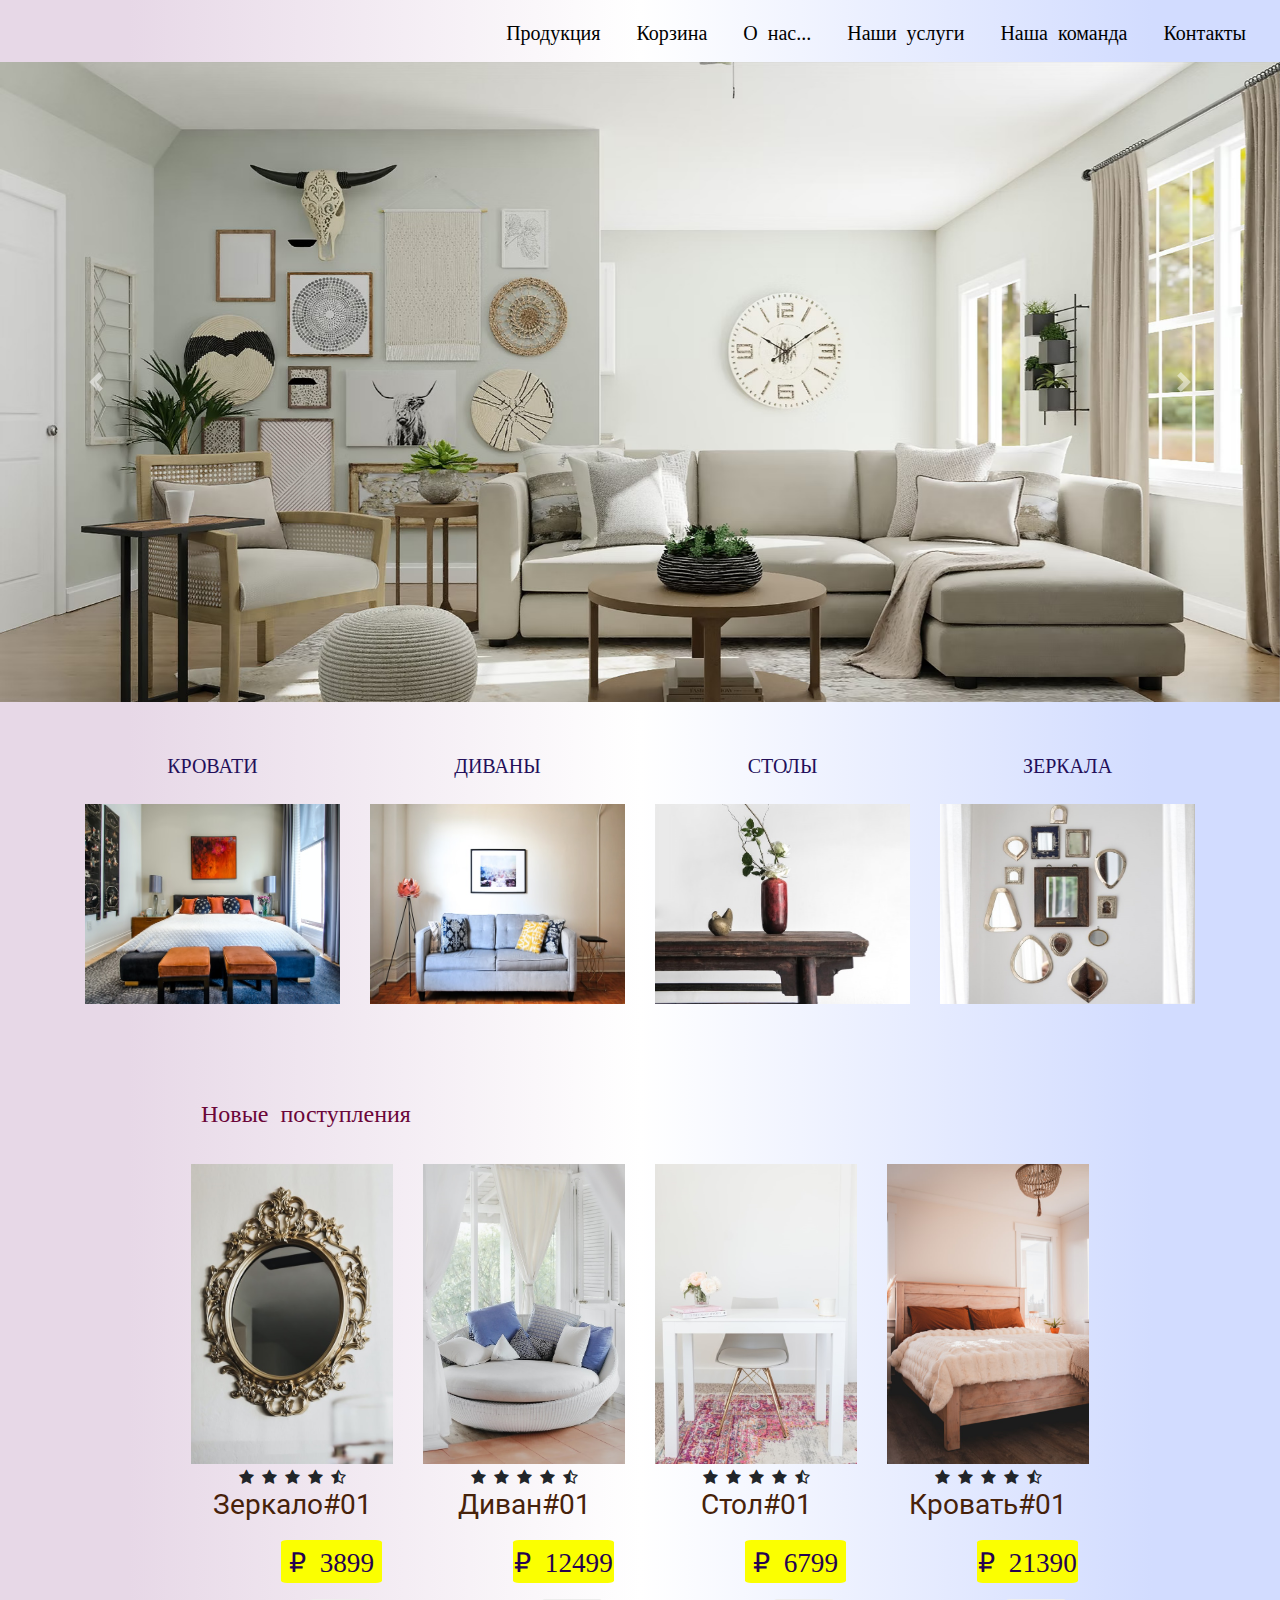
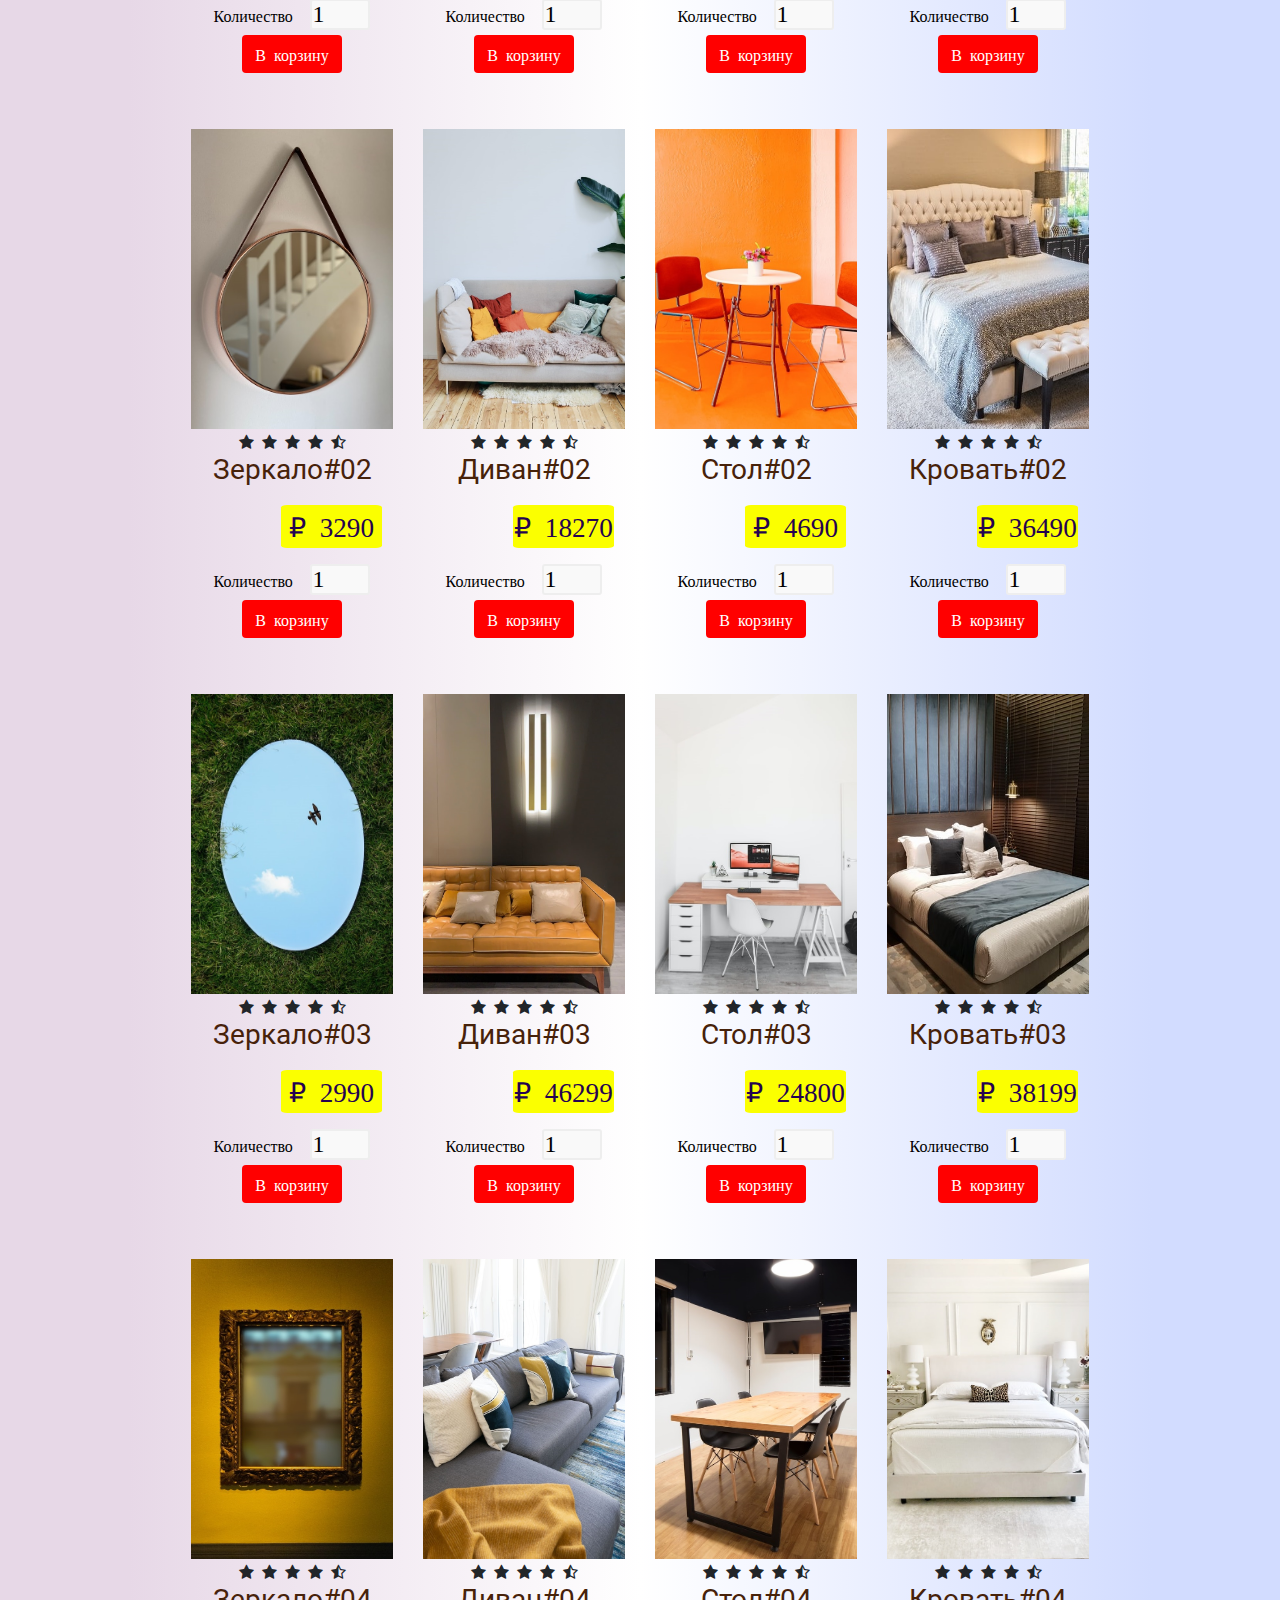
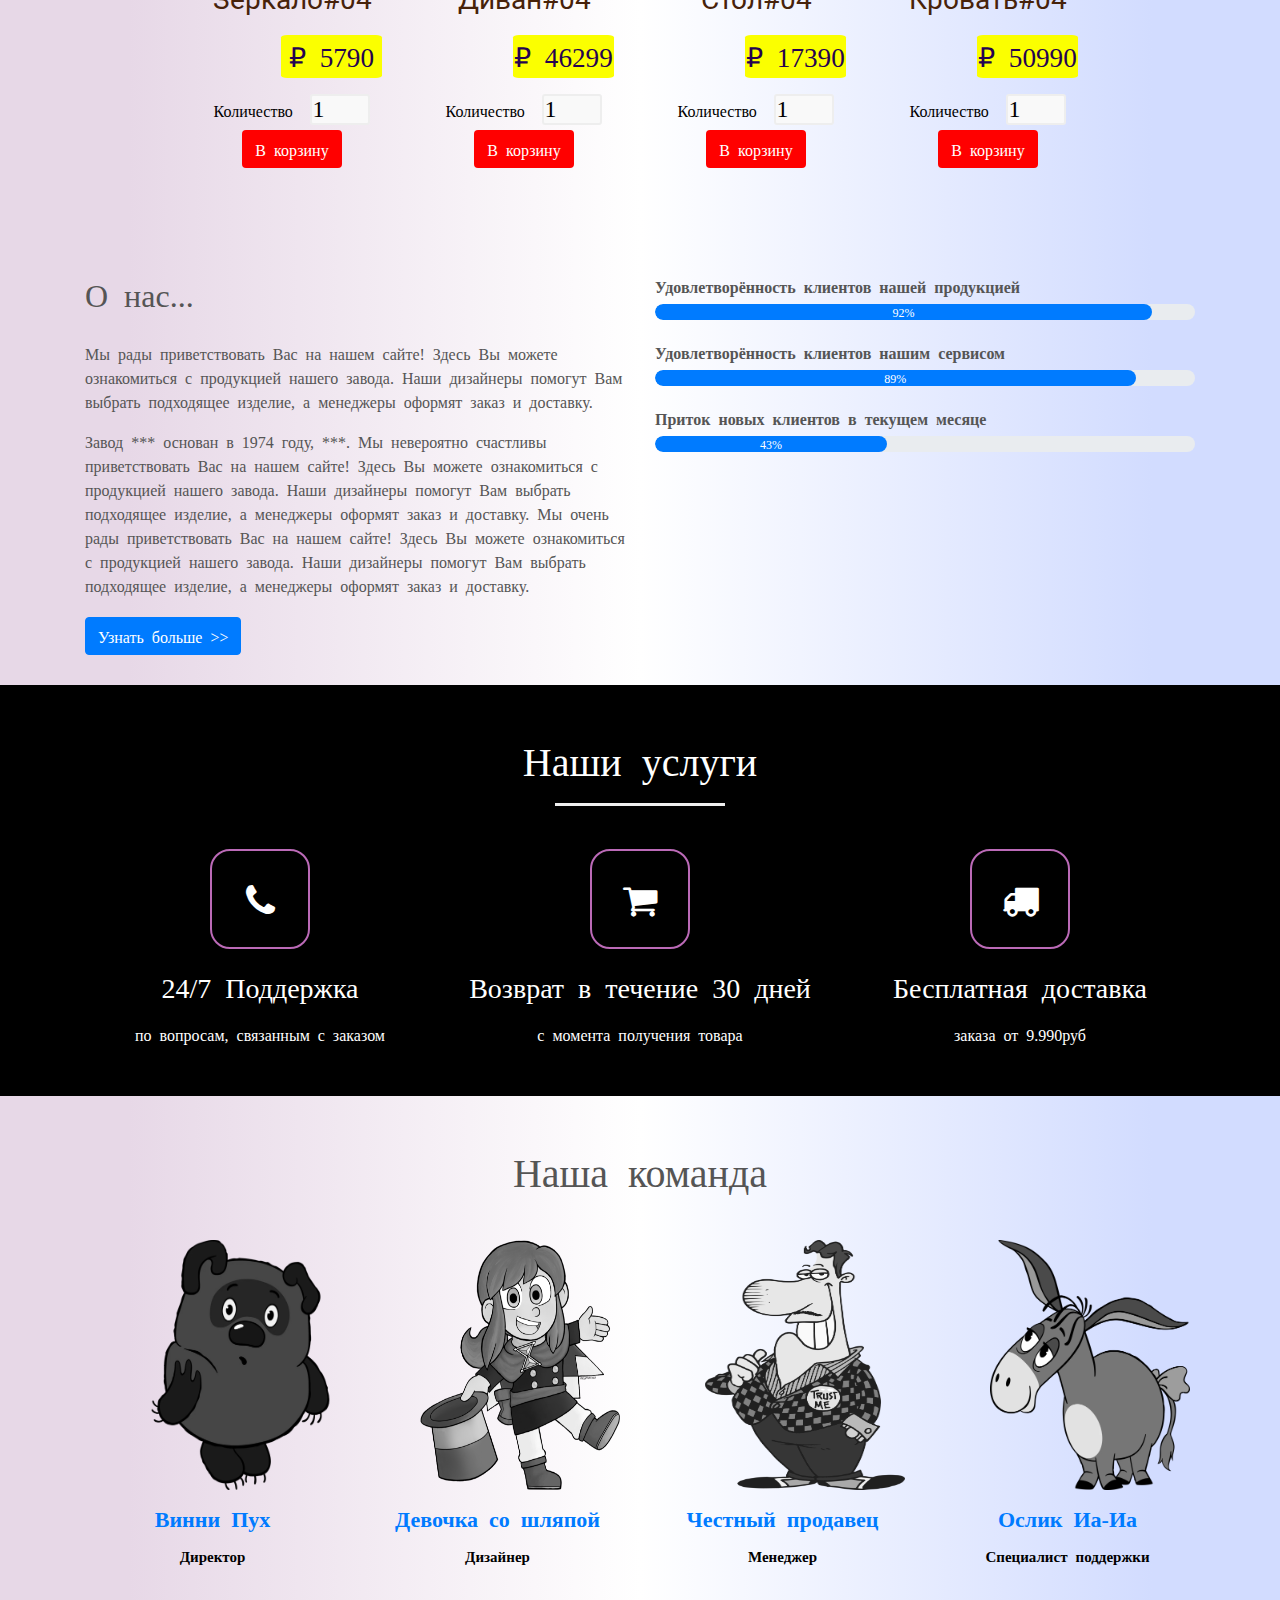
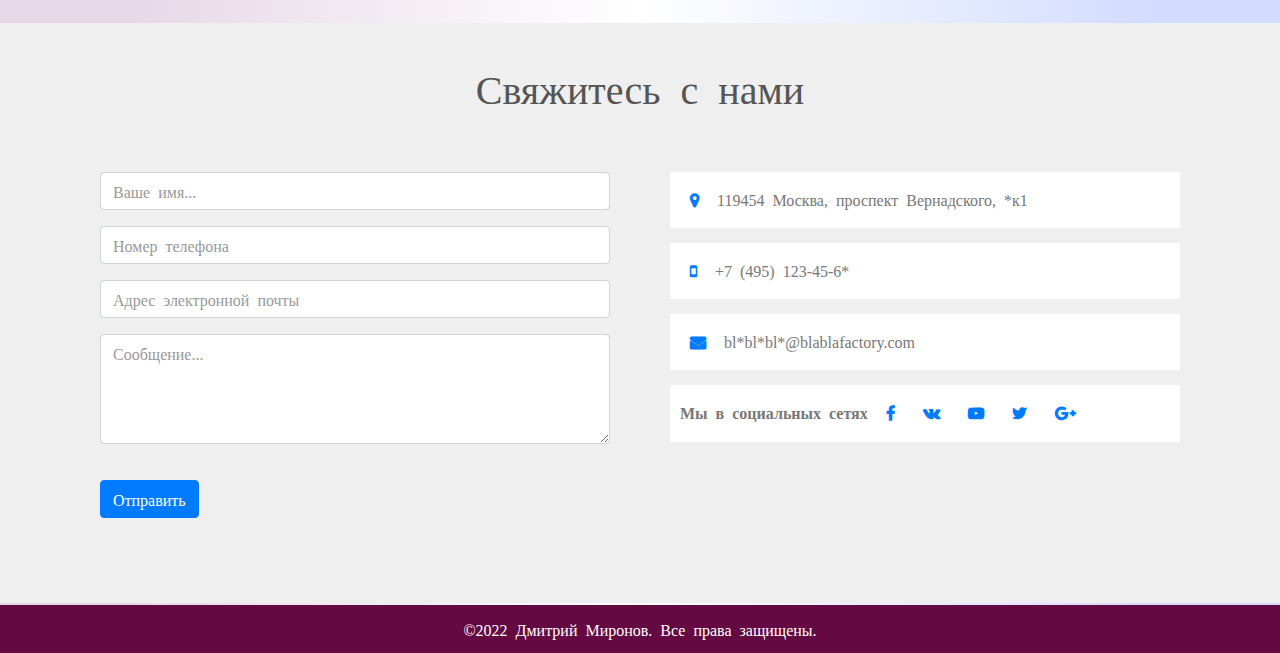
<file: index.html>
<!DOCTYPE html>
<html>
<head>
<meta charset="utf-8">
<title>Магазин мебели</title>
<meta name="viewpoint" content="width=device-width,initial-scal=1.0">
<meta http-equip="X-UA-compatible" content="ie=edge">
<link rel="stylesheet" href="./css/style.css" media="screen" type="text/css" />
<link rel="stylesheet" href="https://stackpath.bootstrapcdn.com/bootstrap/4.4.1/css/bootstrap.min.css">
<link rel="stylesheet" href="https://stackpath.bootstrapcdn.com/font-awesome/4.7.0/css/font-awesome.min.css">
<script type="text/javascript" src="./js/jquery-3.6.0.min.js"></script>
<script type="text/javascript" src="./js/jquery.store.js"></script>
<script src="https://stackpath.bootstrapcdn.com/bootstrap/4.4.1/js/bootstrap.min.js"></script>
</head>

<body>

    <section id="nav-bar">
        <nav class="navbar navbar-expand-lg navbar-light">
        
        <button class="navbar-toggler" type="button" data-toggle="collapse" data-target="#navbarNav" aria-controls="navbarNav" aria-expanded="false" aria-label="Toggle navigation">
                <span class="navbar-toggler-icon"></span>
        </button>
        <div class="topnav">
        <a style="color:black; display: none;" class="active" href="#home">Главная</a>
        </div> 
        <div class="collapse navbar-collapse" id="navbarNav">
          
            <ul class="navbar-nav ml-auto">
    
             <li class="nav-item">
                <a style="color:black;" class="nav-link" href="#featured-categories">Продукция</a>
              </li>
              <li class="nav-item">
                <a style="color:black;" class="nav-link" href="./cart.html">Корзина</a>
            
              </li>
              <li class="nav-item">
                <a style="color:black;" class="nav-link" href="#about">О нас...</a>
              </li>
              
              <li class="nav-item">
                <a style="color:black;" class="nav-link" href="#services">Наши услуги</a>
              </li>
              
              <li class="nav-item">
                <a style="color:black;" class="nav-link" href="#team" tabindex="-1" aria-disabled="true">Наша команда</a>
              </li>
              <li class="nav-item">
                <a style="color:black;" class="nav-link" href="#contact">Контакты</a>
              </li>
            </ul>
          </div>
        </nav>


    <div class="slider">
        <div id="carouselExampleInterval" class="carousel slide" data-ride="carousel">
            <div class="carousel-inner">
                <div class="carousel-item active" data-interval="10000">
                    <img src="./images/demo/interior01.jpg" class="d-block w-100" alt="..." style="width:auto;height:auto;">
                </div>
                <div class="carousel-item" data-interval="2000">
                    <img src="./images/demo/interior02.jpg" class="d-block w-100" alt="..." style="width:auto;height:auto;">
                </div>
                <div class="carousel-item" data-interval="2000">
                    <img src="./images/demo/interior03.jpg" class="d-block w-100" alt="..." style="width:auto;height:auto;">
                </div>
                <div class="carousel-item">
                    <img src="./images/demo/interior04.jpg" class="d-block w-100" alt="..." style="width:auto;height:auto;">
                </div>
            </div>
            <a class="carousel-control-prev" href="#carouselExampleInterval" role="button" data-slide="prev">
                <span class="carousel-control-prev-icon" aria-hidden="true"></span>
                <span class="sr-only">Previous</span>
            </a>
            <a class="carousel-control-next" href="#carouselExampleInterval" role="button" data-slide="next">
                <span class="carousel-control-next-icon" aria-hidden="true"></span>
                <span class="sr-only">Next</span>
            </a>
        </div>
    </div>





    <!------Section "Категории"----->
    <section id="featured-categories">
        <div class="container">
            <div class="row">
                <div class="col-md-3">
                    <h5>КРОВАТИ</h5>
                    <img src="./images/bed/bed5.jpg">
                </div>
                <div class="col-md-3">
                    <h5>ДИВАНЫ</h5>
                    <img src="./images/sofas/sofa5.jpg">
                </div>
                <div class="col-md-3">
                    <h5>СТОЛЫ</h5>
                    <img src="./images/tables/table5.jpg">
                </div>
                <div class="col-md-3">
                    <h5>ЗЕРКАЛА</h5>
                    <img src="./images/mirrors/mirror.jpg">
                </div>
            </div>
        </div>
    </section>
    
    
<section class="new-arrivals">
<div id="site">
    <div class="container">
        <div class="title-box">
        <h2>Новые поступления</h2>
        </div>
        <div class="row">
            <div class="col-md-3">
            <div class="product-top">
                <img src="./images/mirrors/mr0001.jpg">
                <div class="overlay-right">
                    <button type="button" class="btn btn-secondary" title="Быстрая покупка">
                    <i class="fa fa-eye"></i>
                    </button>
                    
                    <button type="button" class="btn btn-secondary" title="В избранное">
                    <i class="fa fa-heart-o"></i>
                    </button>
                    
                    <button type="button" class="btn btn-secondary" title="В корзину">
                    <i class="fa fa-shopping-cart"></i>
                    </button>
                </div>
            </div>
            
            
            <div class="product-bottom text-center">
            <i class="fa fa-star"></i>
            <i class="fa fa-star"></i>
            <i class="fa fa-star"></i>
            <i class="fa fa-star"></i>
            <i class="fa fa-star-half-o"></i>
            <h3>Зеркало#01</h3>
            <div class="product-description" data-name="Зеркало#01" data-price="3899">
                
                <p class="product-price">&#8381; 3899</p>
                <form class="add-to-cart" action="cart.html" method="post">
                            <div>
                                <label for="qty-2">Количество</label>
                                <input type="number" name="qty-2" id="qty-2" class="qty" value="1" />
                            </div>
                            <p><input type="submit" value="В корзину" class="btn" /></p>
                        </form>
                    </div>
                </div>
            </div>


            <div class="col-md-3">
            <div class="product-top">
                <img src="./images/sofas/sofa1.jpg">
                <div class="overlay-right">
                    <button type="button" class="btn btn-secondary" title="Быстрая покупка">
                    <i class="fa fa-eye"></i>
                    </button>
                    
                    <button type="button" class="btn btn-secondary" title="В избранное">
                    <i class="fa fa-heart-o"></i>
                    </button>
                    
                    <button type="button" class="btn btn-secondary" title="В корзину">
                    <i class="fa fa-shopping-cart"></i>
                    </button>
                </div>
            </div>
            
            
            <div class="product-bottom text-center">
            <i class="fa fa-star"></i>
            <i class="fa fa-star"></i>
            <i class="fa fa-star"></i>
            <i class="fa fa-star"></i>
            <i class="fa fa-star-half-o"></i>
            <h3>Диван#01</h3>
            <div class="product-description" data-name="Диван#01" data-price="12499">
                
                <p class="product-price">&#8381; 12499</p>
                <form class="add-to-cart" action="cart.html" method="post">
                            <div>
                                <label for="qty-2">Количество</label>
                                <input type="number" name="qty-2" id="qty-2" class="qty" value="1" />
                            </div>
                            <p><input type="submit" value="В корзину" class="btn" /></p>
                        </form>
                    </div>
                </div>
            </div>



            <div class="col-md-3">
            <div class="product-top">
                <img src="./images/tables/table1.jpg">
                <div class="overlay-right">
                    <button type="button" class="btn btn-secondary" title="Быстрая покупка">
                    <i class="fa fa-eye"></i>
                    </button>
                    
                    <button type="button" class="btn btn-secondary" title="В избранное">
                    <i class="fa fa-heart-o"></i>
                    </button>
                    
                    <button type="button" class="btn btn-secondary" title="В корзину">
                    <i class="fa fa-shopping-cart"></i>
                    </button>
                </div>
            </div>
            
            
            <div class="product-bottom text-center">
            <i class="fa fa-star"></i>
            <i class="fa fa-star"></i>
            <i class="fa fa-star"></i>
            <i class="fa fa-star"></i>
            <i class="fa fa-star-half-o"></i>
            <h3>Стол#01</h3>
            <div class="product-description" data-name="Стол#01" data-price="6799">
                
                <p class="product-price">&#8381; 6799</p>
                <form class="add-to-cart" action="cart.html" method="post">
                            <div>
                                <label for="qty-2">Количество</label>
                                <input type="number" name="qty-2" id="qty-2" class="qty" value="1" />
                            </div>
                            <p><input type="submit" value="В корзину" class="btn" /></p>
                        </form>
                    </div>
                </div>
            </div>



            <div class="col-md-3">
            <div class="product-top">
                <img src="./images/bed/bed1.jpg">
                <div class="overlay-right">
                    <button type="button" class="btn btn-secondary" title="Быстрая покупка">
                    <i class="fa fa-eye"></i>
                    </button>
                    
                    <button type="button" class="btn btn-secondary" title="В избранное">
                    <i class="fa fa-heart-o"></i>
                    </button>
                    
                    <button type="button" class="btn btn-secondary" title="В корзину">
                    <i class="fa fa-shopping-cart"></i>
                    </button>
                </div>
            </div>
            
            
            <div class="product-bottom text-center">
            <i class="fa fa-star"></i>
            <i class="fa fa-star"></i>
            <i class="fa fa-star"></i>
            <i class="fa fa-star"></i>
            <i class="fa fa-star-half-o"></i>
            <h3>Кровать#01</h3>
            <div class="product-description" data-name="Кровать#01" data-price="21390">
                
                <p class="product-price">&#8381; 21390</p>
                <form class="add-to-cart" action="cart.html" method="post">
                            <div>
                                <label for="qty-2">Количество</label>
                                <input type="number" name="qty-2" id="qty-2" class="qty" value="1" />
                            </div>
                            <p><input type="submit" value="В корзину" class="btn" /></p>
                        </form>
                    </div>
                </div>
            </div>

        </div>


        <div class="row">
            <div class="col-md-3">
            <div class="product-top">
                <img src="./images/mirrors/mr0002.jpg">
                <div class="overlay-right">
                    <button type="button" class="btn btn-secondary" title="Быстрая покупка">
                    <i class="fa fa-eye"></i>
                    </button>
                    
                    <button type="button" class="btn btn-secondary" title="В избранное">
                    <i class="fa fa-heart-o"></i>
                    </button>
                    
                    <button type="button" class="btn btn-secondary" title="В корзину">
                    <i class="fa fa-shopping-cart"></i>
                    </button>
                </div>
            </div>
            
            
            <div class="product-bottom text-center">
            <i class="fa fa-star"></i>
            <i class="fa fa-star"></i>
            <i class="fa fa-star"></i>
            <i class="fa fa-star"></i>
            <i class="fa fa-star-half-o"></i>
            <h3>Зеркало#02</h3>
            <div class="product-description" data-name="Зеркало#02" data-price="3290">
                
                <p class="product-price">&#8381; 3290</p>
                <form class="add-to-cart" action="cart.html" method="post">
                            <div>
                                <label for="qty-2">Количество</label>
                                <input type="number" name="qty-2" id="qty-2" class="qty" value="1" />
                            </div>
                            <p><input type="submit" value="В корзину" class="btn" /></p>
                        </form>
                    </div>
                </div>
            </div>

            
            <div class="col-md-3">
            <div class="product-top">
                <img src="./images/sofas/sofa2.jpg">
                <div class="overlay-right">
                    <button type="button" class="btn btn-secondary" title="Быстрая покупка">
                    <i class="fa fa-eye"></i>
                    </button>
                    
                    <button type="button" class="btn btn-secondary" title="В избранное">
                    <i class="fa fa-heart-o"></i>
                    </button>
                    
                    <button type="button" class="btn btn-secondary" title="В корзину">
                    <i class="fa fa-shopping-cart"></i>
                    </button>
                </div>
            </div>
            
            
            <div class="product-bottom text-center">
            <i class="fa fa-star"></i>
            <i class="fa fa-star"></i>
            <i class="fa fa-star"></i>
            <i class="fa fa-star"></i>
            <i class="fa fa-star-half-o"></i>
            <h3>Диван#02</h3>
            <div class="product-description" data-name="Диван#02" data-price="18270">
                
                <p class="product-price">&#8381; 18270</p>
                <form class="add-to-cart" action="cart.html" method="post">
                            <div>
                                <label for="qty-2">Количество</label>
                                <input type="number" name="qty-2" id="qty-2" class="qty" value="1" />
                            </div>
                            <p><input type="submit" value="В корзину" class="btn" /></p>
                        </form>
                    </div>
                </div>
            </div>



            <div class="col-md-3">
            <div class="product-top">
                <img src="./images/tables/table2.jpg">
                <div class="overlay-right">
                    <button type="button" class="btn btn-secondary" title="Быстрая покупка">
                    <i class="fa fa-eye"></i>
                    </button>
                    
                    <button type="button" class="btn btn-secondary" title="В избранное">
                    <i class="fa fa-heart-o"></i>
                    </button>
                    
                    <button type="button" class="btn btn-secondary" title="В корзину">
                    <i class="fa fa-shopping-cart"></i>
                    </button>
                </div>
            </div>
            
            
            <div class="product-bottom text-center">
            <i class="fa fa-star"></i>
            <i class="fa fa-star"></i>
            <i class="fa fa-star"></i>
            <i class="fa fa-star"></i>
            <i class="fa fa-star-half-o"></i>
            <h3>Стол#02</h3>
            <div class="product-description" data-name="Стол#02" data-price="4690">
                
                <p class="product-price">&#8381; 4690</p>
                <form class="add-to-cart" action="cart.html" method="post">
                            <div>
                                <label for="qty-2">Количество</label>
                                <input type="number" name="qty-2" id="qty-2" class="qty" value="1" />
                            </div>
                            <p><input type="submit" value="В корзину" class="btn" /></p>
                        </form>
                    </div>
                </div>
            </div>



            <div class="col-md-3">
            <div class="product-top">
                <img src="./images/bed/bed2.jpg">
                <div class="overlay-right">
                    <button type="button" class="btn btn-secondary" title="Быстрая покупка">
                    <i class="fa fa-eye"></i>
                    </button>
                    
                    <button type="button" class="btn btn-secondary" title="В избранное">
                    <i class="fa fa-heart-o"></i>
                    </button>
                    
                    <button type="button" class="btn btn-secondary" title="В корзину">
                    <i class="fa fa-shopping-cart"></i>
                    </button>
                </div>
            </div>
            
            
            <div class="product-bottom text-center">
            <i class="fa fa-star"></i>
            <i class="fa fa-star"></i>
            <i class="fa fa-star"></i>
            <i class="fa fa-star"></i>
            <i class="fa fa-star-half-o"></i>
            <h3>Кровать#02</h3>
            <div class="product-description" data-name="Кровать#02" data-price="36490">
                
                <p class="product-price">&#8381; 36490</p>
                <form class="add-to-cart" action="cart.html" method="post">
                            <div>
                                <label for="qty-2">Количество</label>
                                <input type="number" name="qty-2" id="qty-2" class="qty" value="1" />
                            </div>
                            <p><input type="submit" value="В корзину" class="btn" /></p>
                        </form>
                    </div>
                </div>
            </div>
        </div>





        <div class="row">
            <div class="col-md-3">
            <div class="product-top">
                <img src="./images/mirrors/mr0003.jpg">
                <div class="overlay-right">
                    <button type="button" class="btn btn-secondary" title="Быстрая покупка">
                    <i class="fa fa-eye"></i>
                    </button>
                    
                    <button type="button" class="btn btn-secondary" title="В избранное">
                    <i class="fa fa-heart-o"></i>
                    </button>
                    
                    <button type="button" class="btn btn-secondary" title="В корзину">
                    <i class="fa fa-shopping-cart"></i>
                    </button>
                </div>
            </div>
            
            
            <div class="product-bottom text-center">
            <i class="fa fa-star"></i>
            <i class="fa fa-star"></i>
            <i class="fa fa-star"></i>
            <i class="fa fa-star"></i>
            <i class="fa fa-star-half-o"></i>
            <h3>Зеркало#03</h3>
            <div class="product-description" data-name="Зеркало#03" data-price="2990">
                
                <p class="product-price">&#8381; 2990</p>
                <form class="add-to-cart" action="cart.html" method="post">
                            <div>
                                <label for="qty-2">Количество</label>
                                <input type="number" name="qty-2" id="qty-2" class="qty" value="1" />
                            </div>
                            <p><input type="submit" value="В корзину" class="btn" /></p>
                        </form>
                    </div>
                </div>
            </div>

            
            <div class="col-md-3">
            <div class="product-top">
                <img src="./images/sofas/sofa3.jpg">
                <div class="overlay-right">
                    <button type="button" class="btn btn-secondary" title="Быстрая покупка">
                    <i class="fa fa-eye"></i>
                    </button>
                    
                    <button type="button" class="btn btn-secondary" title="В избранное">
                    <i class="fa fa-heart-o"></i>
                    </button>
                    
                    <button type="button" class="btn btn-secondary" title="В корзину">
                    <i class="fa fa-shopping-cart"></i>
                    </button>
                </div>
            </div>
            
            
            <div class="product-bottom text-center">
            <i class="fa fa-star"></i>
            <i class="fa fa-star"></i>
            <i class="fa fa-star"></i>
            <i class="fa fa-star"></i>
            <i class="fa fa-star-half-o"></i>
            <h3>Диван#03</h3>
            <div class="product-description" data-name="Диван#03" data-price="46299">
                
                <p class="product-price">&#8381; 46299</p>
                <form class="add-to-cart" action="cart.html" method="post">
                            <div>
                                <label for="qty-2">Количество</label>
                                <input type="number" name="qty-2" id="qty-2" class="qty" value="1" />
                            </div>
                            <p><input type="submit" value="В корзину" class="btn" /></p>
                        </form>
                    </div>
                </div>
            </div>



            <div class="col-md-3">
            <div class="product-top">
                <img src="./images/tables/table3.jpg">
                <div class="overlay-right">
                    <button type="button" class="btn btn-secondary" title="Быстрая покупка">
                    <i class="fa fa-eye"></i>
                    </button>
                    
                    <button type="button" class="btn btn-secondary" title="В избранное">
                    <i class="fa fa-heart-o"></i>
                    </button>
                    
                    <button type="button" class="btn btn-secondary" title="В корзину">
                    <i class="fa fa-shopping-cart"></i>
                    </button>
                </div>
            </div>
            
            
            <div class="product-bottom text-center">
            <i class="fa fa-star"></i>
            <i class="fa fa-star"></i>
            <i class="fa fa-star"></i>
            <i class="fa fa-star"></i>
            <i class="fa fa-star-half-o"></i>
            <h3>Стол#03</h3>
            <div class="product-description" data-name="Стол#03" data-price="24800">
                
                <p class="product-price">&#8381; 24800</p>
                <form class="add-to-cart" action="cart.html" method="post">
                            <div>
                                <label for="qty-2">Количество</label>
                                <input type="number" name="qty-2" id="qty-2" class="qty" value="1" />
                            </div>
                            <p><input type="submit" value="В корзину" class="btn" /></p>
                        </form>
                    </div>
                </div>
            </div>



            <div class="col-md-3">
            <div class="product-top">
                <img src="./images/bed/bed3.jpg">
                <div class="overlay-right">
                    <button type="button" class="btn btn-secondary" title="Быстрая покупка">
                    <i class="fa fa-eye"></i>
                    </button>
                    
                    <button type="button" class="btn btn-secondary" title="В избранное">
                    <i class="fa fa-heart-o"></i>
                    </button>
                    
                    <button type="button" class="btn btn-secondary" title="В корзину">
                    <i class="fa fa-shopping-cart"></i>
                    </button>
                </div>
            </div>
            
            
            <div class="product-bottom text-center">
            <i class="fa fa-star"></i>
            <i class="fa fa-star"></i>
            <i class="fa fa-star"></i>
            <i class="fa fa-star"></i>
            <i class="fa fa-star-half-o"></i>
            <h3>Кровать#03</h3>
            <div class="product-description" data-name="Кровать#03" data-price="38199">
                
                <p class="product-price">&#8381; 38199</p>
                <form class="add-to-cart" action="cart.html" method="post">
                            <div>
                                <label for="qty-2">Количество</label>
                                <input type="number" name="qty-2" id="qty-2" class="qty" value="1" />
                            </div>
                            <p><input type="submit" value="В корзину" class="btn" /></p>
                        </form>
                    </div>
                </div>
            </div>

        </div>

        <div class="row">
            <div class="col-md-3">
            <div class="product-top">
                <img src="./images/mirrors/mr0004.jpg">
                <div class="overlay-right">
                    <button type="button" class="btn btn-secondary" title="Быстрая покупка">
                    <i class="fa fa-eye"></i>
                    </button>
                    
                    <button type="button" class="btn btn-secondary" title="В избранное">
                    <i class="fa fa-heart-o"></i>
                    </button>
                    
                    <button type="button" class="btn btn-secondary" title="В корзину">
                        <i class="fa fa-shopping-cart"></i>
                        </button>
                    
                </div>
            </div>
            
            
            <div class="product-bottom text-center">
            <i class="fa fa-star"></i>
            <i class="fa fa-star"></i>
            <i class="fa fa-star"></i>
            <i class="fa fa-star"></i>
            <i class="fa fa-star-half-o"></i>
            <h3>Зеркало#04</h3>
            <div class="product-description" data-name="Зеркало#04" data-price="5790">
                
                <p class="product-price">&#8381; 5790</p>
                <form class="add-to-cart" action="cart.html" method="post">
                            <div>
                                <label for="qty-2">Количество</label>
                                <input type="number" name="qty-2" id="qty-2" class="qty" value="1" />
                            </div>
                            <p><input type="submit" value="В корзину" class="btn" /></p>
                        </form>
                    </div>
                </div>
            </div>

            
            <div class="col-md-3">
            <div class="product-top">
                <img src="./images/sofas/sofa4.jpg">
                <div class="overlay-right">
                    <button type="button" class="btn btn-secondary" title="Быстрая покупка">
                    <i class="fa fa-eye"></i>
                    </button>
                    
                    <button type="button" class="btn btn-secondary" title="В избранное">
                    <i class="fa fa-heart-o"></i>
                    </button>
                    
                    <button type="button" class="btn btn-secondary" title="В корзину">
                    <i class="fa fa-shopping-cart"></i>
                    </button>
                </div>
            </div>
            
            
            <div class="product-bottom text-center">
            <i class="fa fa-star"></i>
            <i class="fa fa-star"></i>
            <i class="fa fa-star"></i>
            <i class="fa fa-star"></i>
            <i class="fa fa-star-half-o"></i>
            <h3>Диван#04</h3>
            <div class="product-description" data-name="Диван#04" data-price="46299">
                
                <p class="product-price">&#8381; 46299</p>
                <form class="add-to-cart" action="cart.html" method="post">
                            <div>
                                <label for="qty-2">Количество</label>
                                <input type="number" name="qty-2" id="qty-2" class="qty" value="1" />
                            </div>
                            <p><input type="submit" value="В корзину" class="btn" /></p>
                        </form>
                    </div>
                </div>
            </div>



            <div class="col-md-3">
            <div class="product-top">
                <img src="./images/tables/table4.jpg">
                <div class="overlay-right">
                    <button type="button" class="btn btn-secondary" title="Быстрая покупка">
                    <i class="fa fa-eye"></i>
                    </button>
                    
                    <button type="button" class="btn btn-secondary" title="В избранное">
                    <i class="fa fa-heart-o"></i>
                    </button>
                    
                    <button type="button" class="btn btn-secondary" title="В корзину">
                    <i class="fa fa-shopping-cart"></i>
                    </button>
                </div>
            </div>
            
            
            <div class="product-bottom text-center">
            <i class="fa fa-star"></i>
            <i class="fa fa-star"></i>
            <i class="fa fa-star"></i>
            <i class="fa fa-star"></i>
            <i class="fa fa-star-half-o"></i>
            <h3>Стол#04</h3>
            <div class="product-description" data-name="Стол#04" data-price="17390">
                
                <p class="product-price">&#8381; 17390</p>
                <form class="add-to-cart" action="cart.html" method="post">
                            <div>
                                <label for="qty-2">Количество</label>
                                <input type="number" name="qty-2" id="qty-2" class="qty" value="1" />
                            </div>
                            <p><input type="submit" value="В корзину" class="btn" /></p>
                        </form>
                    </div>
                </div>
            </div>



            <div class="col-md-3">
            <div class="product-top">
                <img src="./images/bed/bed4.jpg">
                <div class="overlay-right">
                    <button type="button" class="btn btn-secondary" title="Быстрая покупка">
                    <i class="fa fa-eye"></i>
                    </button>
                    
                    <button type="button" class="btn btn-secondary" title="В избранное">
                    <i class="fa fa-heart-o"></i>
                    </button>
                    
                    <button type="button" class="btn btn-secondary" title="В корзину">
                    <i class="fa fa-shopping-cart"></i>
                    </button>
                </div>
            </div>
            
            
            <div class="product-bottom text-center">
            <i class="fa fa-star"></i>
            <i class="fa fa-star"></i>
            <i class="fa fa-star"></i>
            <i class="fa fa-star"></i>
            <i class="fa fa-star-half-o"></i>
            <h3>Кровать#04</h3>
            
            <div class="product-description" data-name="Кровать#04" data-price="50990">
                
                <p class="product-price">&#8381; 50990</p>
                <form class="add-to-cart" action="cart.html" method="post">
                    <div>
                        <label for="qty-2">Количество</label>
                        <input type="number" name="qty-2" id="qty-2" class="qty" value="1" />
                    </div>
                    <p><input type="submit" value="В корзину" class="btn" /></p>
                </form>
            </div>
        </div>
    </div>
</div>
</div>
</div>
</section>


<!--

    </div>
</div>
</section>
    
    
<section class="on-sale">
<div id="site">
    <div class="container">
        <div class="title-box">
        <h2>Распродажа</h2>
        </div>
        <div class="row">
            <div class="col-md-3">
            <div class="product-top">
                <img src="./images/mirrors/mr0003.jpg">
                <div class="overlay-right">
                    <button type="button" class="btn btn-secondary" title="Быстрая покупка">
                    <i class="fa fa-eye"></i>
                    </button>
                    
                    <button type="button" class="btn btn-secondary" title="В избранное">
                    <i class="fa fa-heart-o"></i>
                    </button>
                    
                    <button type="button" class="btn btn-secondary" title="В корзину">
                    <i class="fa fa-shopping-cart"></i>
                    </button>
                </div>
            </div>
            
            
            <div class="product-bottom text-center">
            <i class="fa fa-star"></i>
            <i class="fa fa-star"></i>
            <i class="fa fa-star"></i>
            <i class="fa fa-star"></i>
            <i class="fa fa-star-half-o"></i>
            <h3>Зеркало#03</h3>
            <div class="product-description" data-name="Зеркало#03" data-price="2990">
                
                <p class="product-price">&#8381; 2990</p>
                <form class="add-to-cart" action="cart.html" method="post">
                            <div>
                                <label for="qty-2">Количество</label>
                                <input type="number" name="qty-2" id="qty-2" class="qty" value="1" />
                            </div>
                            <p><input type="submit" value="В корзину" class="btn" /></p>
                        </form>
                        
            </div>
            </div>
            </div>

            
            <div class="col-md-3">
            <div class="product-top">
                <img src="./images/sofas/sofa3.jpg">
                <div class="overlay-right">
                    <button type="button" class="btn btn-secondary" title="Быстрая покупка">
                    <i class="fa fa-eye"></i>
                    </button>
                    
                    <button type="button" class="btn btn-secondary" title="В избранное">
                    <i class="fa fa-heart-o"></i>
                    </button>
                    
                    <button type="button" class="btn btn-secondary" title="В корзину">
                    <i class="fa fa-shopping-cart"></i>
                    </button>
                </div>
            </div>
            
            
            <div class="product-bottom text-center">
            <i class="fa fa-star"></i>
            <i class="fa fa-star"></i>
            <i class="fa fa-star"></i>
            <i class="fa fa-star"></i>
            <i class="fa fa-star-half-o"></i>
            <h3>Диван#03</h3>
            <div class="product-description" data-name="Диван#03" data-price="46299">
                
                <p class="product-price">&#8381; 46299</p>
                <form class="add-to-cart" action="cart.html" method="post">
                            <div>
                                <label for="qty-2">Количество</label>
                                <input type="number" name="qty-2" id="qty-2" class="qty" value="1" />
                            </div>
                            <p><input type="submit" value="В корзину" class="btn" /></p>
                        </form>
                        
            </div>
            </div>
            </div>



            <div class="col-md-3">
            <div class="product-top">
                <img src="./images/tables/table3.jpg">
                <div class="overlay-right">
                    <button type="button" class="btn btn-secondary" title="Быстрая покупка">
                    <i class="fa fa-eye"></i>
                    </button>
                    
                    <button type="button" class="btn btn-secondary" title="В избранное">
                    <i class="fa fa-heart-o"></i>
                    </button>
                    
                    <button type="button" class="btn btn-secondary" title="В корзину">
                    <i class="fa fa-shopping-cart"></i>
                    </button>
                </div>
            </div>
            
            
            <div class="product-bottom text-center">
            <i class="fa fa-star"></i>
            <i class="fa fa-star"></i>
            <i class="fa fa-star"></i>
            <i class="fa fa-star"></i>
            <i class="fa fa-star-half-o"></i>
            <h3>Стол#03</h3>
            <div class="product-description" data-name="Стол#03" data-price="24800">
                
                <p class="product-price">&#8381; 24800</p>
                <form class="add-to-cart" action="cart.html" method="post">
                            <div>
                                <label for="qty-2">Количество</label>
                                <input type="number" name="qty-2" id="qty-2" class="qty" value="1" />
                            </div>
                            <p><input type="submit" value="В корзину" class="btn" /></p>
                        </form>
                        
            </div>
            </div>
            </div>



            <div class="col-md-3">
            <div class="product-top">
                <img src="./images/bed/bed3.jpg">
                <div class="overlay-right">
                    <button type="button" class="btn btn-secondary" title="Быстрая покупка">
                    <i class="fa fa-eye"></i>
                    </button>
                    
                    <button type="button" class="btn btn-secondary" title="В избранное">
                    <i class="fa fa-heart-o"></i>
                    </button>
                    
                    <button type="button" class="btn btn-secondary" title="В корзину">
                    <i class="fa fa-shopping-cart"></i>
                    </button>
                </div>
            </div>
            
            
            <div class="product-bottom text-center">
            <i class="fa fa-star"></i>
            <i class="fa fa-star"></i>
            <i class="fa fa-star"></i>
            <i class="fa fa-star"></i>
            <i class="fa fa-star-half-o"></i>
            <h3>Кровать#03</h3>
            <div class="product-description" data-name="Кровать#03" data-price="38199">
                
                <p class="product-price">&#8381; 38199</p>
                <form class="add-to-cart" action="cart.html" method="post">
                            <div>
                                <label for="qty-2">Количество</label>
                                <input type="number" name="qty-2" id="qty-2" class="qty" value="1" />
                            </div>
                            <p><input type="submit" value="В корзину" class="btn" /></p>
                        </form>
                        
            </div>
            </div>
            </div>			

        </div>



    <div class="row">
            <div class="col-md-3">
            <div class="product-top">
                <img src="./images/mirrors/mr0004.jpg">
                <div class="overlay-right">
                    <button type="button" class="btn btn-secondary" title="Быстрая покупка">
                    <i class="fa fa-eye"></i>
                    </button>
                    
                    <button type="button" class="btn btn-secondary" title="В избранное">
                    <i class="fa fa-heart-o"></i>
                    </button>
                    
                    <button type="button" class="btn btn-secondary" title="В корзину">
                        <i class="fa fa-shopping-cart"></i>
                        </button>
                    
                </div>
            </div>
            
            
            <div class="product-bottom text-center">
            <i class="fa fa-star"></i>
            <i class="fa fa-star"></i>
            <i class="fa fa-star"></i>
            <i class="fa fa-star"></i>
            <i class="fa fa-star-half-o"></i>
            <h3>Зеркало#04</h3>
            <div class="product-description" data-name="Зеркало#04" data-price="5790">
                
                <p class="product-price">&#8381; 5790</p>
                <form class="add-to-cart" action="cart.html" method="post">
                            <div>
                                <label for="qty-2">Количество</label>
                                <input type="number" name="qty-2" id="qty-2" class="qty" value="1" />
                            </div>
                            <p><input type="submit" value="В корзину" class="btn" /></p>
                        </form>
                        
            </div>
            </div>
            </div>

            
            <div class="col-md-3">
            <div class="product-top">
                <img src="./images/sofas/sofa4.jpg">
                <div class="overlay-right">
                    <button type="button" class="btn btn-secondary" title="Быстрая покупка">
                    <i class="fa fa-eye"></i>
                    </button>
                    
                    <button type="button" class="btn btn-secondary" title="В избранное">
                    <i class="fa fa-heart-o"></i>
                    </button>
                    
                    <button type="button" class="btn btn-secondary" title="В корзину">
                    <i class="fa fa-shopping-cart"></i>
                    </button>
                </div>
            </div>
            
            
            <div class="product-bottom text-center">
            <i class="fa fa-star"></i>
            <i class="fa fa-star"></i>
            <i class="fa fa-star"></i>
            <i class="fa fa-star"></i>
            <i class="fa fa-star-half-o"></i>
            <h3>Диван#04</h3>
            <div class="product-description" data-name="Диван#04" data-price="46299">
                
                <p class="product-price">&#8381; 46299</p>
                <form class="add-to-cart" action="cart.html" method="post">
                            <div>
                                <label for="qty-2">Количество</label>
                                <input type="number" name="qty-2" id="qty-2" class="qty" value="1" />
                            </div>
                            <p><input type="submit" value="В корзину" class="btn" /></p>
                        </form>
                        
            </div>
            </div>
            </div>



            <div class="col-md-3">
            <div class="product-top">
                <img src="./images/tables/table4.jpg">
                <div class="overlay-right">
                    <button type="button" class="btn btn-secondary" title="Быстрая покупка">
                    <i class="fa fa-eye"></i>
                    </button>
                    
                    <button type="button" class="btn btn-secondary" title="В избранное">
                    <i class="fa fa-heart-o"></i>
                    </button>
                    
                    <button type="button" class="btn btn-secondary" title="В корзину">
                    <i class="fa fa-shopping-cart"></i>
                    </button>
                </div>
            </div>
            
            
            <div class="product-bottom text-center">
            <i class="fa fa-star"></i>
            <i class="fa fa-star"></i>
            <i class="fa fa-star"></i>
            <i class="fa fa-star"></i>
            <i class="fa fa-star-half-o"></i>
            <h3>Стол#04</h3>
            <div class="product-description" data-name="Стол#04" data-price="17390">
                
                <p class="product-price">&#8381; 17390</p>
                <form class="add-to-cart" action="cart.html" method="post">
                            <div>
                                <label for="qty-2">Количество</label>
                                <input type="number" name="qty-2" id="qty-2" class="qty" value="1" />
                            </div>
                            <p><input type="submit" value="В корзину" class="btn" /></p>
                        </form>
                        
            </div>
            </div>
            </div>



            <div class="col-md-3">
            <div class="product-top">
                <img src="./images/bed/bed4.jpg">
                <div class="overlay-right">
                    <button type="button" class="btn btn-secondary" title="Быстрая покупка">
                    <i class="fa fa-eye"></i>
                    </button>
                    
                    <button type="button" class="btn btn-secondary" title="В избранное">
                    <i class="fa fa-heart-o"></i>
                    </button>
                    
                    <button type="button" class="btn btn-secondary" title="В корзину">
                    <i class="fa fa-shopping-cart"></i>
                    </button>
                </div>
            </div>
            
            
            <div class="product-bottom text-center">
            <i class="fa fa-star"></i>
            <i class="fa fa-star"></i>
            <i class="fa fa-star"></i>
            <i class="fa fa-star"></i>
            <i class="fa fa-star-half-o"></i>
            <h3>Кровать#04</h3>
            
            <div class="product-description" data-name="Кровать#04" data-price="50990">
                
                <p class="product-price">&#8381; 50990</p>
                <form class="add-to-cart" action="cart.html" method="post">
                            <div>
                                <label for="qty-2">Количество</label>
                                <input type="number" name="qty-2" id="qty-2" class="qty" value="1" />
                            </div>
                            <p><input type="submit" value="В корзину" class="btn" /></p>
                        </form>
                        
            </div>
            </div>
            </div>	
        </div>






    </div>
</div>
</section>
-->




<!------Section "О нас"------->
    <section id="about">
    <div class="container">
        <div class="row">
            <div class="col-md-6">
            <h2>О нас...</h2>
                <div class="about-content">
                Мы рады приветствовать Вас на нашем сайте! Здесь Вы можете ознакомиться с продукцией нашего завода. Наши дизайнеры помогут Вам выбрать подходящее изделие, а менеджеры оформят заказ и доставку.<p></p>Завод *** основан в 1974 году, ***. Мы невероятно счастливы приветствовать Вас на нашем сайте! Здесь Вы можете ознакомиться с продукцией нашего завода. Наши дизайнеры помогут Вам выбрать подходящее изделие, а менеджеры оформят заказ и доставку. Мы очень рады приветствовать Вас на нашем сайте! Здесь Вы можете ознакомиться с продукцией нашего завода. Наши дизайнеры помогут Вам выбрать подходящее изделие, а менеджеры оформят заказ и доставку.
                </div>
            <button type="button" class="btn btn-primary">
                <a style="color:white;" сlass="nav-link" href="#contact">Узнать больше >></a>
            </button>
            
            </div>
            <div class="col-md-6 skills-bar">
            <p>Удовлетворённость клиентов нашей продукцией</p>
            <div class="progress">
            <div class="progress-bar" style="width:92%;">92%</div>
            </div>
            
            <p>Удовлетворённость клиентов нашим сервисом</p>
            <div class="progress">
            <div class="progress-bar" style="width:89%;">89%</div>
            </div>
            
            <p>Приток новых клиентов в текущем месяце</p>
            <div class="progress">
            <div class="progress-bar" style="width:43%;">43%</div>
            </div>
            
            </div>
        </div>
        
    </div>	
        
<!------Section "Наши услуги"------->
    <section id="services">
    
        <div class="container">
            <h1>Наши услуги</h1>
            <div class="row services" >
                <div class= "col-md-4 text-center">
                    <div class="icon">
                    <i class="fa fa-phone"></i>
                    </div>
                    <h3> 24/7 Поддержка</h3>
                    <p>по вопросам, связанным с заказом</p>
                </div>
            
                <div class="col-md-4 text-center">
                    <div class="icon">
                    <i class="fa fa-shopping-cart"></i>
                    </div>
                    <h3> Возврат в течение 30 дней</h3>
                    <p>с момента получения товара</p>
                </div>
            
                <div class="col-md-4 text-center">
                    <div class="icon">
                    <i class="fa fa-truck"></i>
                    </div>
                    <h3>Бесплатная доставка</h3>
                    <p>заказа от 9.990руб</p>
                </div>
            </div>
        </div>
    
    </section>
    


<!-----Section "Наша команда"------->
<section id="team">
    
    <div class="container">
        <h1>Наша команда</h1>
        <div class="row">
            <div class="col-md-3 profile-pic text-center">
                <div class="img-box">
                <img src="./images/teammates/mate_vinni.webp" class="img-responsive">
                <ul>
                    <a href="https://www.facebook.com/"><li><i class="fa fa-facebook"></i></li></a>
                    <a href="https://twitter.com/login"><li><i class="fa fa-twitter"></i></li></a>
                    <a href="https://www.linkedin.com/home"><li><i class="fa fa-linkedin"></i></li></a>
                </ul>
                </div>
                <h2>Винни Пух</h2>
                <h3>Директор</h3>
                
            </div>
            
            <div class="col-md-3 profile-pic text-center">
                <div class="img-box">
                <img src="./images/teammates/mate_hokus.png" class="img-responsive">
                <ul>
                    <a href="https://www.facebook.com/"><li><i class="fa fa-facebook"></i></li></a>
                    <a href="https://twitter.com/login"><li><i class="fa fa-twitter"></i></li></a>
                    <a href="https://www.linkedin.com/home"><li><i class="fa fa-linkedin"></i></li></a>
                </ul>
                </div>
                <h2>Девочка со шляпой</h2>
                <h3>Дизайнер</h3>
                
            </div>
            
            <div class="col-md-3 profile-pic text-center">
                <div class="img-box">
                <img src="./images/teammates/mate_liar.png" class="img-responsive">
                <ul>
                    <a href="https://www.facebook.com/"><li><i class="fa fa-facebook"></i></li></a>
                    <a href="https://twitter.com/login"><li><i class="fa fa-twitter"></i></li></a>
                    <a href="https://www.linkedin.com/home"><li><i class="fa fa-linkedin"></i></li></a>
                </ul>
                </div>
                <h2>Честный продавец</h2>
                <h3>Менеджер</h3>
                
            </div>
            
            <div class="col-md-3 profile-pic text-center">
                <div class="img-box">
                <img src="./images/teammates/mate_donkey.webp" class="img-responsive">
                <ul>
                    <a href="https://www.facebook.com/"><li><i class="fa fa-facebook"></i></li></a>
                    <a href="https://twitter.com/login"><li><i class="fa fa-twitter"></i></li></a>
                    <a href="https://www.linkedin.com/home"><li><i class="fa fa-linkedin"></i></li></a>
                </ul>
                </div>
                <h2>Ослик Иа-Иа</h2>
                <h3>Специалист поддержки</h3>
                
            </div>
        </div>
    </div>
    
</section>


<!------Section "Свяжитесь с нами"------------>
<section id="contact">
    
    <div class="container">
        <h1>Свяжитесь с нами</h1>
        <div class="row">
            <div class="col-md-6">
                <form class="contact-form">
                <div class="form-group">
                <input type="text" class="form-control" placeholder="Ваше имя...">
                </div>
                <div class="form-group">
                <input type="number" class="form-control" placeholder="Номер телефона">
                </div>
                <div class="form-group">
                <input type="email" class="form-control" placeholder="Адрес электронной почты">
                </div>
                <div class="form-group">
                <textarea class="form-control" rows="4" placeholder="Сообщение..."></textarea>
                </div>
            
                <button type="submit" class="btn btn-primary">Отправить</button>
                </form>
            </div>
            <div class="col-md-6 contact-info">
                <div class="follow"><b><i class="fa fa-map-marker"></i>  </b>119454 Москва, проспект Вернадского, *к1 </div>
                <div class="follow"><b><i class="fa fa-mobile"></i>  </b>+7 (495) 123-45-6*</div>
                <div class="follow"><b><i class="fa fa-envelope"></i>  </b>bl*bl*bl*@blablafactory.com</div>
                
                
                <div class="follow"><label><b>Мы в социальных сетях </b></label>
                <a href="https://www.facebook.com/"><i class="fa fa-facebook"></i></a>
                <a href="https://vk.com/"><i class="fa fa-vk"></i></a>
                <a href="https://www.youtube.com/"><i class="fa fa-youtube-play"></i></a>
                <a href="https://twitter.com/login"><i class="fa fa-twitter"></i></a>
                <a href="https://myaccount.google.com/"><i class="fa fa-google-plus"></i></a>
                </div>
            </div>
        </div>
    </div>

</section>

<footer id="site-info">
    &copy;2022 Дмитрий Миронов. Все права защищены.
</footer>

</body>
</html>
</file>
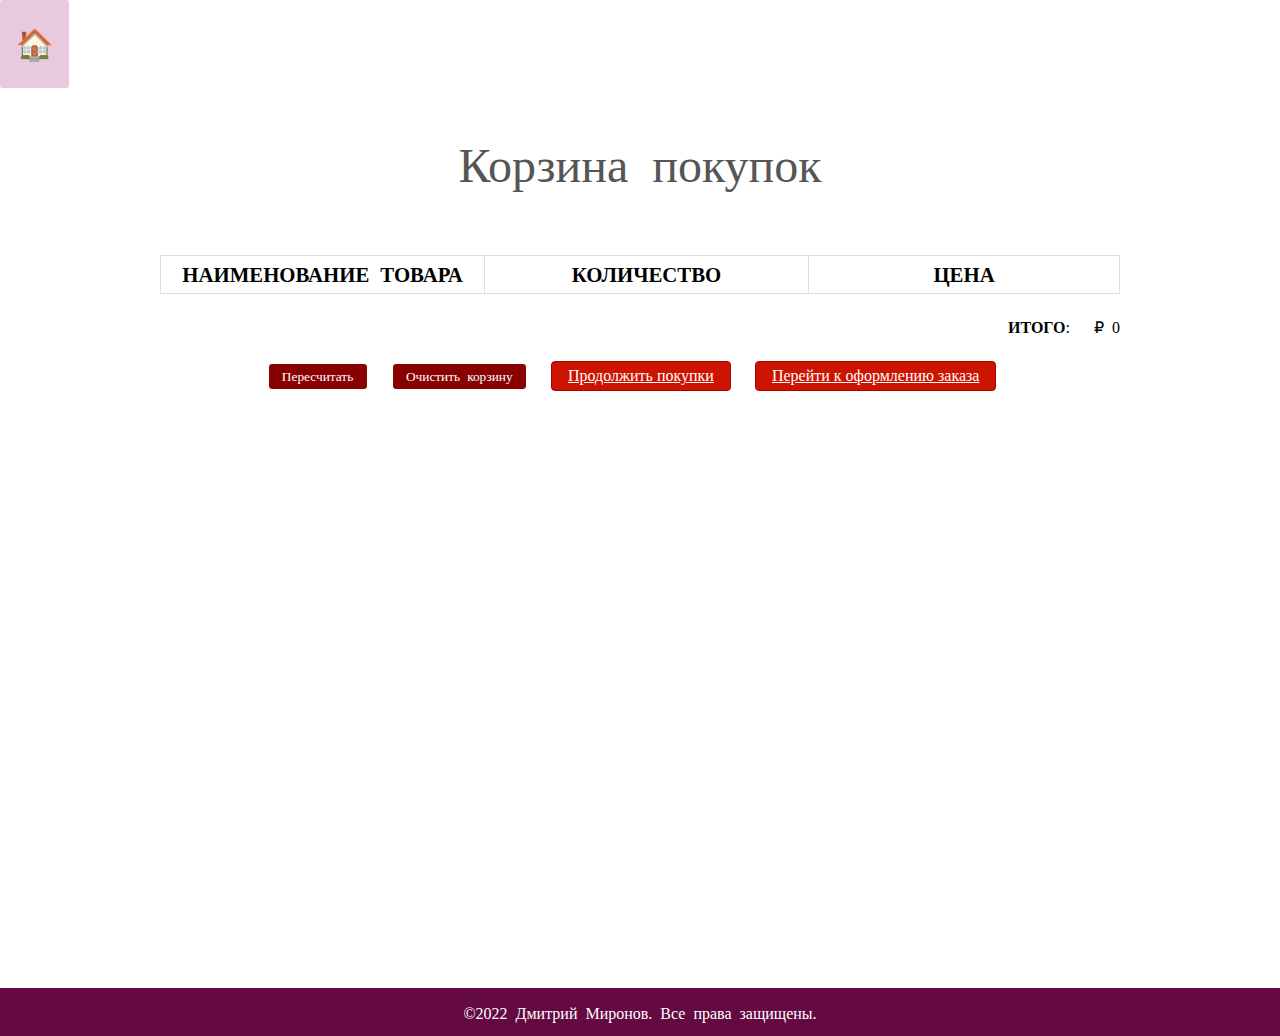
<file: cart.html>
<!DOCTYPE html>
<html>
<head>
<meta charset="utf-8">
<title>Корзина</title>
<link rel="stylesheet" href="./css/style.css" media="screen" type="text/css" />
<script type="text/javascript" src="./js/jquery-3.6.0.min.js"></script>
<script type="text/javascript" src="./js/jquery.store.js"></script>
</head>

<body>
    <div class="topnav">
        <a style="color:black;" class="active" href="./index.html">&#127968;</a>
        </div>

    <div class="wrapper">

        <div class="content">

            <div id="site">
                <!--
                <header id="masthead">
                    <h1></h1>
                </header>
                -->
                <div id="content">
                    <h1>Корзина покупок</h1>
                    <form id="shopping-cart" action="cart.html" method="post">
                        <table class="shopping-cart">
                          <thead>
                            <tr>
                                <th scope="col">Наименование товара</th>
                                <th scope="col">Количество</th>
                                <th scope="col" colspan="2">Цена</th>
                            </tr>
                          </thead>
                          <tbody>
                          
                          </tbody>
                        </table>
                        <p id="sub-total">
                            <strong>ИТОГО</strong>: <span id="stotal"></span>
                        </p>
                        <ul id="shopping-cart-actions">
                            <li>
                                <input type="submit" name="update" id="update-cart" class="btn" value="Пересчитать" />
                            </li>
                            <li>
                                <input type="submit" name="delete" id="empty-cart" class="btn" value="Очистить корзину" />
                            </li>
                            <li>
                                <a href="index.html" class="btn">Продолжить покупки</a>
                            </li>
                            <li>
                                <a href="checkout.html" class="btn">Перейти к оформлению заказа</a>
                            </li>
                        </ul>
                    </form>
                </div>
                
                
            
            </div>

        </div>












        <div class="footer">

            <footer id="site-info">
                &copy;2022 Дмитрий Миронов. Все права защищены.
            </footer>

        </div>
    
    </div>








</body>
</html>
</file>
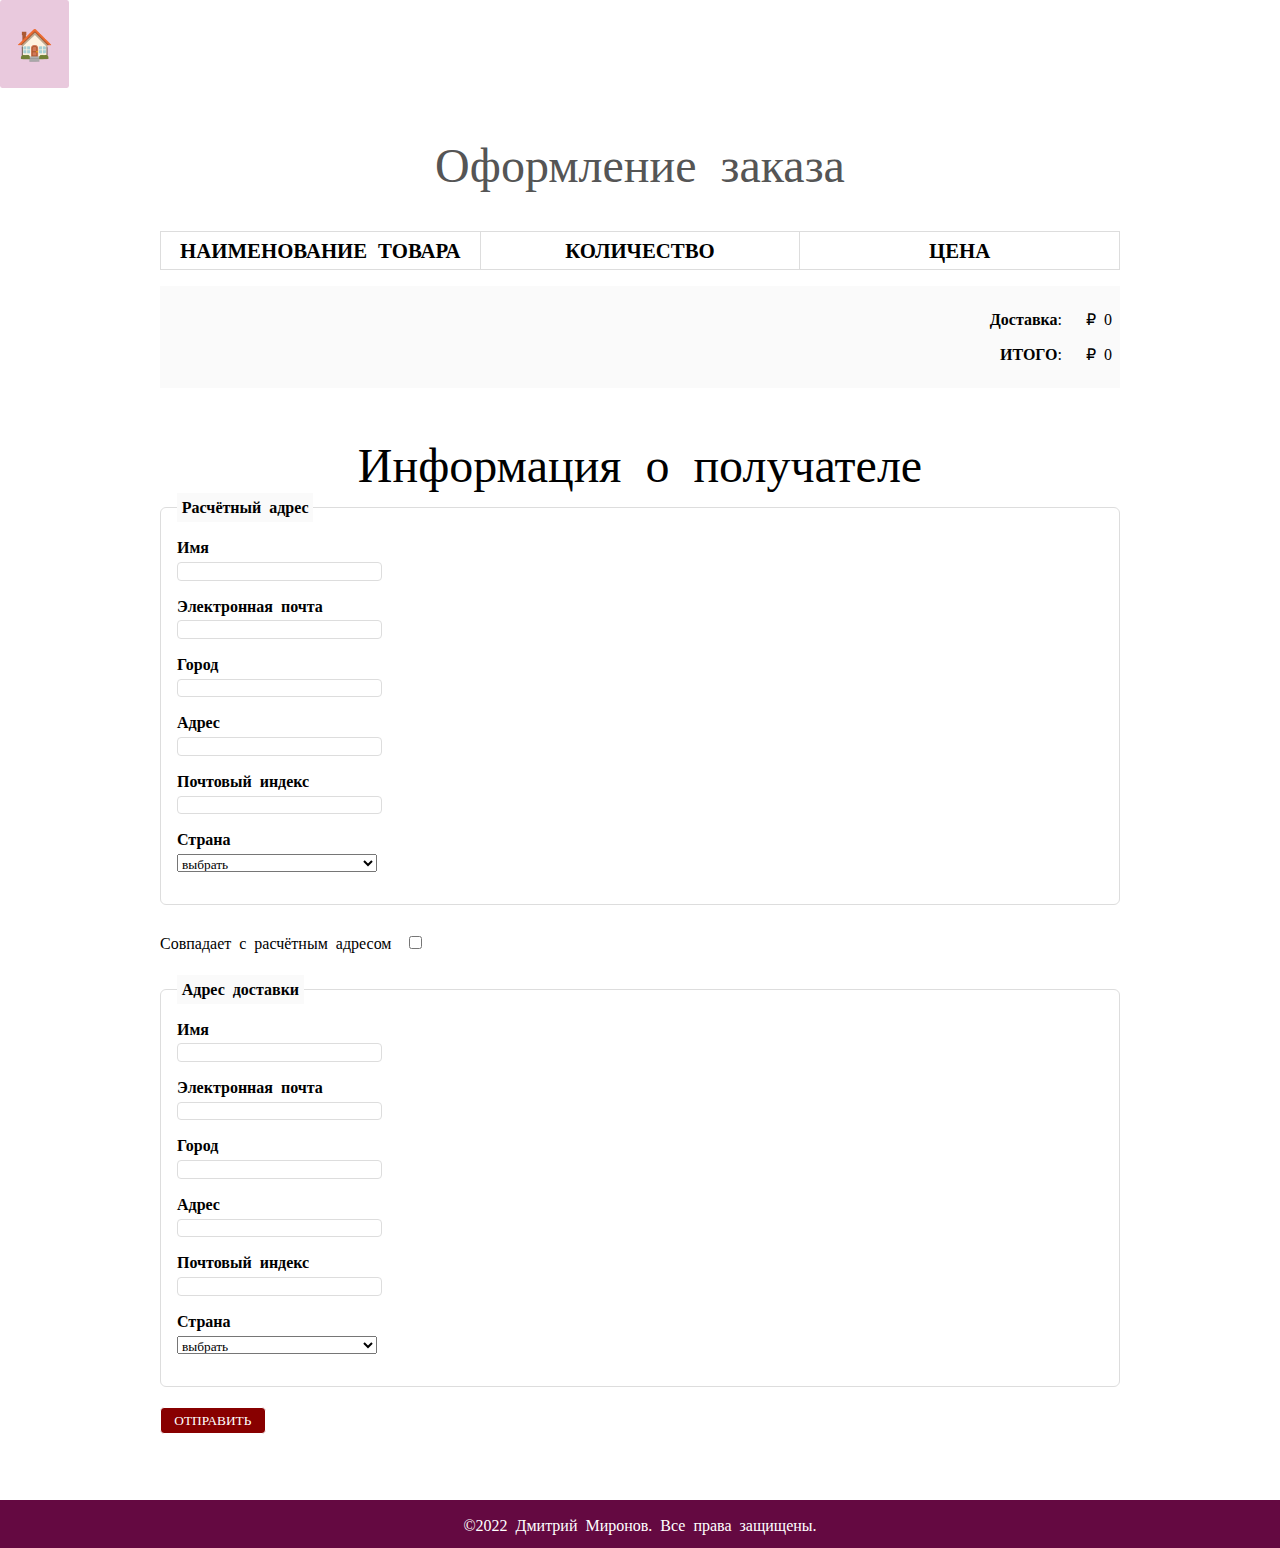
<file: checkout.html>
<!DOCTYPE html>
<html>
<head>
<meta charset="utf-8">
<title>Оформление заказа</title>
<link rel="stylesheet" href="./css/style.css" media="screen" type="text/css" />
<script type="text/javascript" src="./js/jquery-3.6.0.min.js"></script>
<script type="text/javascript" src="./js/jquery.store.js"></script>
</head>

<!--body id="checkout-page"-->
<body>

    <!----
    <header id="masthead">
        <h1></h1>
    </header>
    ---->
    
    <!--
    <section id="nav-bar">
        <nav class="navbar navbar-expand-lg navbar-light">
          
            <button class="navbar-toggler" type="button" data-toggle="collapse" data-target="#navbarNav" aria-controls="navbarNav" aria-expanded="false" aria-label="Toggle navigation">
                  <span class="navbar-toggler-icon"></span>
            </button>
            <div class="topnav">
            <a style="color:black;" class="active" href="#home">Home</a>
          </div> 
            <div class="collapse navbar-collapse" id="navbarNav">
            
              <ul class="navbar-nav ml-auto">
               
               <li class="nav-item">
                  <a style="color:black;" class="nav-link" href="#featured-categories">Products</a>
                </li>
                <li class="nav-item">
                  <a style="color:black;" class="nav-link" href="./cart.html">Cart</a>
              
                </li>
                
                
                <li class="nav-item">
                  <a style="color:black;" class="nav-link" href="#about">About Us</a>
                </li>
                
                <li class="nav-item">
                  <a style="color:black;" class="nav-link" href="#services">Our Services</a>
                </li>
                
                <li class="nav-item">
                  <a style="color:black;" class="nav-link" href="#team" tabindex="-1" aria-disabled="true">Our Team</a>
                </li>
                <li class="nav-item">
                  <a style="color:black;" class="nav-link" href="#contact">Contact</a>
                </li>
                
                
              </ul>
            </div>
          </nav>
        -->




    <div class="topnav">
        <a style="color:black;" class="active" href="./index.html">&#127968;</a>
        </div>

    <div class="wrapper">

        <div class="content">

            <div id="site">

                <div id="content">
                    <h1>Оформление заказа</h1>
                        <table id="checkout-cart" class="shopping-cart">
                          <thead>
                            <tr>
                                <th scope="col">Наименование товара</th>
                                <th scope="col">Количество</th>
                                <th scope="col">Цена</th>
                            </tr>
                          </thead>
                          <tbody>
                          
                          </tbody>
                        </table>
                     <div id="pricing">
                        
                        <p id="shipping">
                            <strong>Доставка</strong>: <span id="sshipping"></span>
                        </p>
                        
                        <p id="sub-total">
                            <strong>ИТОГО</strong>: <span id="stotal"></span>
                        </p>
                     </div>
                     

                     <form action="order.html" method="post" id="checkout-order-form">
                         <h2>Информация о получателе</h2>
                         
                         <fieldset id="fieldset-billing">
                             <legend>Расчётный адрес</legend>
                             <div>
                                 <label for="name">Имя</label>
                                 <input type="text" name="name" id="name" data-type="string" data-message="Это поле не может быть пустым" />
                             </div>
                             <div>
                                 <label for="email">Электронная почта</label>
                                 <input type="text" name="email" id="email" data-type="expression" data-message="Недопустимый адрес электронной почты" />
                             </div>
                             <div>
                                 <label for="city">Город</label>
                                 <input type="text" name="city" id="city" data-type="string" data-message="Это поле не может быть пустым" />
                             </div>
                             <div>
                                 <label for="address">Адрес</label>
                                 <input type="text" name="address" id="address" data-type="string" data-message="Это поле не может быть пустым" />
                             </div>
                             <div>
                                 <label for="zip">Почтовый индекс</label>
                                 <input type="text" name="zip" id="zip" data-type="string" data-message="Это поле не может быть пустым" />
                             </div>
                             <div>
                                 <label for="country">Страна</label>
                                 <select name="country" id="country" data-type="string" data-message="Это поле не может быть пустым">
                                     <option value="">выбрать</option>
                                     <option value="Ru">Россия</option>
                                     <option value="Bl">Белоруссия</option>
                                     <option value="Kz">Казахстан</option>
                                 </select>
                             </div>
                         </fieldset>
                         
                         <div id="shipping-same">Совпадает с расчётным адресом <input type="checkbox" id="same-as-billing" value=""/></div>
                         
                         <fieldset id="fieldset-shipping">
                             
                             <legend>Адрес доставки</legend>
                             
                             <div>
                                 <label for="sname">Имя</label>
                                 <input type="text" name="sname" id="sname" data-type="string" data-message="Это поле не может быть пустым" />
                             </div>
                             <div>
                                 <label for="semail">Электронная почта</label>
                                 <input type="text" name="semail" id="semail" data-type="expression" data-message="Недопустимый адрес электронной почты" />
                             </div>
                             <div>
                                 <label for="scity">Город</label>
                                 <input type="text" name="scity" id="scity" data-type="string" data-message="Это поле не может быть пустым" />
                             </div>
                             <div>
                                 <label for="saddress">Адрес</label>
                                 <input type="text" name="saddress" id="saddress" data-type="string" data-message="Это поле не может быть пустым" />
                             </div>
                             <div>
                                 <label for="szip">Почтовый индекс</label>
                                 <input type="text" name="szip" id="szip" data-type="string" data-message="Это поле не может быть пустым" />
                             </div>
                             <div>
                                 <label for="scountry">Страна</label>
                                 <select name="scountry" id="scountry" data-type="string" data-message="Это поле не может быть пустым">
                                     <option value="">выбрать</option>
                                     <option value="Ru">Россия</option>
                                     <option value="Bl">Белоруссия</option>
                                     <option value="Kz">Казахстан</option>
                                 </select>
                             </div>
                         </fieldset>
                         
                         <p><input type="submit" id="submit-order" value="ОТПРАВИТЬ" class="btn" /></p>

                     </form>
                </div>



            </div>

        </div>




        <div class="footer">

            <footer id="site-info">
                &copy;2022 Дмитрий Миронов. Все права защищены.
            </footer>

        </div>











</div></section>

</body>
</html>
</file>
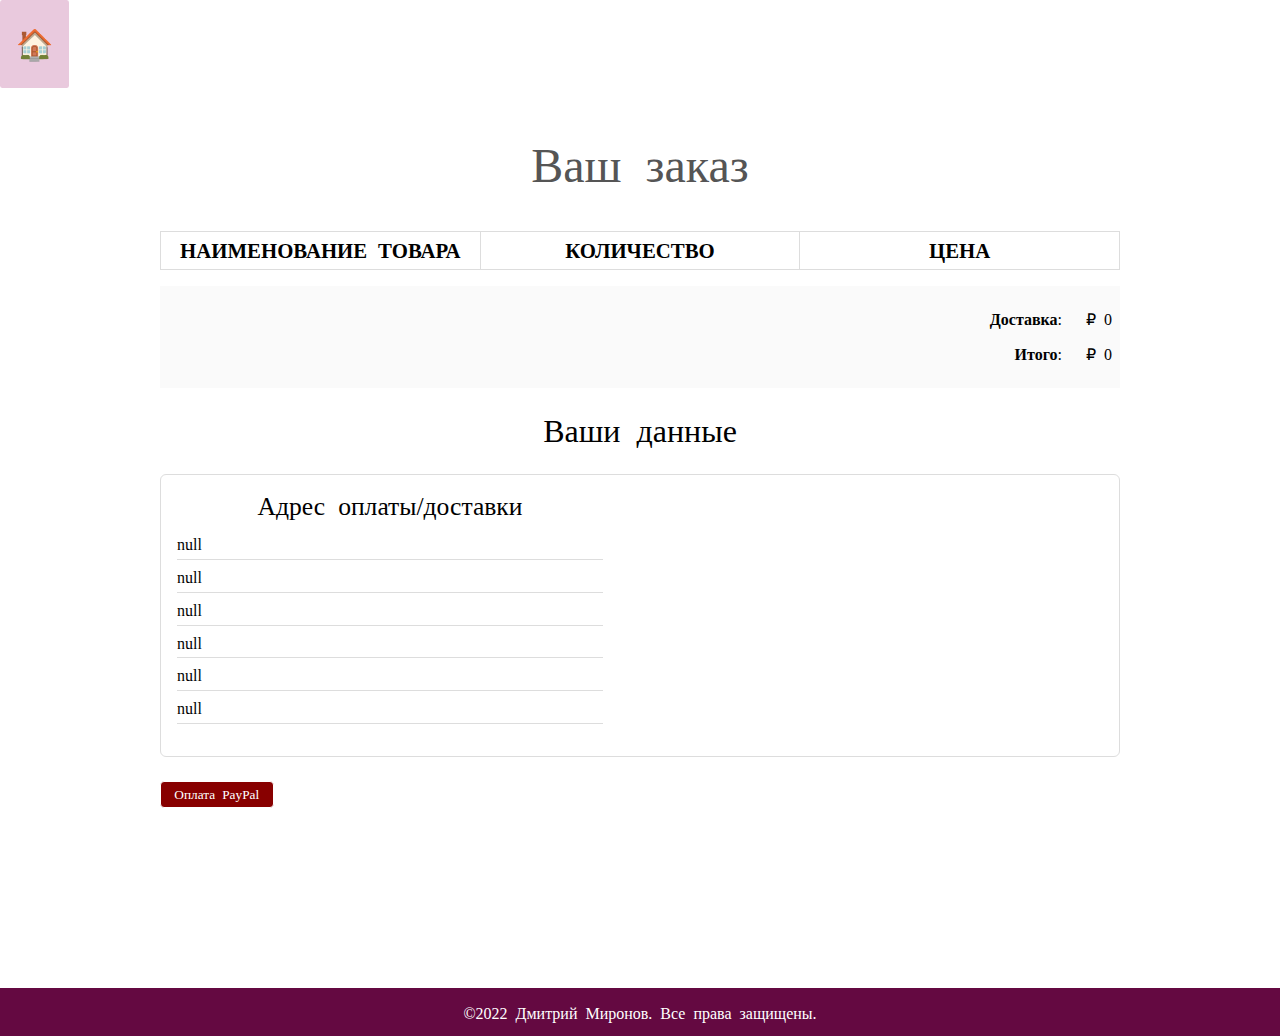
<file: order.html>
<!DOCTYPE html>
<html>
<head>
<meta charset="utf-8">
<title>Заказ оформлен</title>
<link rel="stylesheet" href="./css/style.css" media="screen" type="text/css" />
<script type="text/javascript" src="./js/jquery-3.6.0.min.js"></script>
<script type="text/javascript" src="./js/jquery.store.js"></script>
</head>

<!--body id="checkout-page"-->
<body>

    <div class="topnav">
        <a style="color:black;" class="active" href="./index.html">&#127968;</a>
        </div>

    <div class="wrapper">

        <div class="content">

            <div id="site">

                <!--
                <header id="masthead">
                    <h1></h1>
                </header>
                -->
                <div id="content">
                    <h1>Ваш заказ</h1>
                        <table id="checkout-cart" class="shopping-cart">
                          <thead>
                            <tr>
                                <th scope="col">Наименование товара</th>
                                <th scope="col">Количество</th>
                                <th scope="col">Цена</th>
                            </tr>
                          </thead>
                          <tbody>
                          
                          </tbody>
                        </table>
                     <div id="pricing">
                        
                        <p id="shipping">
                            <strong>Доставка</strong>: <span id="sshipping"></span>
                        </p>
                        
                        <p id="sub-total">
                            <strong>Итого</strong>: <span id="stotal"></span>
                        </p>
                     </div>
                     
                     <div id="user-details">
                         <h2>Ваши данные</h2>
                         <div id="user-details-content"></div>
                     </div>
                     
                     
                     
                     
            <form id="paypal-form" action="" method="post">
                <input type="hidden" name="cmd" value="_cart" />
                <input type="hidden" name="upload" value="1" />
                <input type="hidden" name="business" value="" />
                    
                <input type="hidden" name="currency_code" value="" />
                <input type="submit" id="paypal-btn" class="btn" value="Оплата PayPal" />
            </form>
                     
                     
                </div>
                
                
            
            </div>
        </div>
    
        <div class="footer">
            <footer id="site-info">
                &copy;2022 Дмитрий Миронов. Все права защищены.
            </footer>
        </div>
    
    </div>














</body>
</html>
</file>
<file: css/style.css>
@font-face {
    font-family: 'icomoon';
    src: url('../fonts/icomoon.woff2') format('woff2');
    font-weight: normal;
    font-style: normal;
}
@font-face {
    font-family: 'roboto';
    src: url('../fonts/Roboto-Regular.woff2') format('woff2');
    font-weight: normal;
    font-style: normal;
}


/* global reset */
html, body, body div, span, label, h1, h2, h3, h4, h5, h6, p, a, em, font, img, s, small, strike, strong, sub, sup, b, u, i, dl, dt, dd, ol, ul, li, button, form, fieldset, article, aside, footer, header, nav, section, input, textarea {
    margin: 0;
    padding: 0;
    border: none;
    outline: none;
    background: none;
    list-style: none;
}

* {
    margin:0;
    padding: 0;
    font-family: 'Icomoon';
}

/* font adjusting hack */
html * {
    max-height: 1000000px;
}
/* common */
html {
    height: 100%;
}

html,
body {
    height: 100%;
}
.wrapper {
    position: relative;
    min-height: 100%;
}
.content {
    padding-bottom: 90px;
}
.footer {
    position: absolute;
    left: 0;
    bottom: 0;
    width: 100%;
    height: 80px;
}

.carousel-item {
    height: calc(100vw / 2);
}

/*
header {
    flex: none;
    background: red;
    color: white;
}
.searchform {
    background: white;
    border-radius: 8px;
    height: 24px;
    padding: 6px;
    flex: 1 1 auto;
}
.mainhead .container {
    display: flex;
    gap: 16px;
}
.mainhead a {
    height: 24px;
    width: 24px;
    padding: 4px;
    border: 2px solid white;
    border-radius: 8px;
    text-align: center;
    flex: none;
    position: relative;
    text-decoration: none;
}
header nav {
    display: flex;
    gap: 16px;
}
header nav a {
    height: 24px;
    border: 2px solid white;
    border-radius: 8px;
    flex: none;
    text-decoration: none;
    padding: 4px 8px;
    color: white;
}
header a.active,
header a:hover {
    color: yellow;
    border-color: yellow;
    background: pink;
}
header .icon::before {
    position: absolute;
    top: 4px;
    left: 4px;
    right: 4px;
    bottom: 4px;
}
*/

#nav-bar {
    position:sticky;
    top: 0;
    z-index: 10;
    background: linear-gradient(to right, #E7D8E7 10%, #FFFFFF 50%, #D2DCFF 90%);
}

/* Добавить черный цвет бэкграунда к top navigation bar */
.topnav {
    overflow: hidden;
}

/* Стилизовать ссылки внутри navigation bar */
.topnav a {
    float: left;
    display: block;
    color: black;
    text-align: center;
    padding: 26px 16px;
    text-decoration: none;
    font-size: 17px;
    font-family: 'icomoon';
}

/* Change the color of links on hover */
.topnav a:hover {
    background-color: #ddd;
    color: black;
}

/* Style the "active" element to highlight the current page */
.topnav a.active {
    background-color: #e9c9dd;
    border-radius: 3%;
    font-size: 30px;
}

.navbarNav ul .li {
    color: white;
    background-color: black;
}

.topnav a {
      background-color: white;
    font-size: 20px;
    font-family: 'icomoon';
}

.navbar-brand img {
    height:100px;
    padding-left:0;
    
}

.navbar-nav li {
    padding: 0 10px;
}

.navbar-nav li a {
    float: right;
    text-align: left;
    font-size: 20px;
    font-family: 'icomoon';
    /*border: 2px solid red;*/
    border-radius: 10%;

}


#nav-bar ul li a:hover {
    color:#007bff!important;
}

/*.navbar
{
    background: white;
    margin-bottom: 20px;
}*/

.navbar-toggler {
    border: none;
    
}

.navbar-link {
    color:#555!important;
    font-weight:600;
    font-size:16px;
}

/*.nav-item a
{
    color:black;
}*/

#Slider {
    
    width: auto;
    height: 240px;
}



/*-----product images------*/
#featured-categories {
    margin: 50px 0;
}

#featured-categories img {
    width: 100%;
    padding: 20px 0;
    transition: 1s;
    cursor: pointer;
    height: 240px;
}

#featured-categories img:hover {
    transform: scale(1.1)
}

.col-md-3 > h5 {
    text-align: center;
    color:#230f5a;
}
/*---on sale---*/
.title-box {
    color: rgb(107, 6, 57);
    width: auto;
    padding: 4px 10px;
    height: 40px;
    margin-bottom: 30px;
    display: flex;
    margin-top: 70px;
}

.title-box h2 {
    font-size: 24px;
}

.title-box::after {
    content: '';
    border-top: 40px #640941;
    border-right: 50px solid transparent;
    position: absolute;
    display: flex;
    margin-top: -4px;
    margin-left: 170px;
}

h1, h2, h3, h4, h5, h6 {
    font-weight: normal;
    font-size: 50%;
}

#site {
    max-width: 960px;
    margin: 0 auto;
    padding: 0 1em;
}



/*-----product-top css-------*/

.product-top img {
    width: 100%;
    height: 300px;
}

.overlay-right {
    display: block;
    opacity: 0;
    position: absolute;
    top: 10%;
    margin-left: 0;
    width: 70px;
    margin-bottom: 5%;
    margin-top: 5%;
}

.overlay-right .fa {
    cursor: pointer;
    background-color: #fff;
    color: #000;
    height: 35px;
    width: 35px;
    font-size: 20px;
    padding: 7px;
    margin-bottom: 5%;
    margin-top: 10px;;
}

.overlay-right .btn-secondary {
    background: none !important;
    border: none !important;
    box-shadow: none !important;
}

.product-top:hover .overlay-right {
    opacity: 1;
    margin-left: 5%;
    transition: 0.5s;
}

.product-bottom h3 {
    font-size: 28px;
    padding-bottom: 10px;
    font-family: 'roboto';
    color: rgb(71, 34, 10);
}

#masthead {
    margin-top: 3em;
    padding: 2em 0 0.5em 0;
    border-bottom: 1px solid #ddd;
}

#masthead h1 {
    margin: 0;
    font-size: 3.5em;
    overflow: hidden;
    padding-left: 85px;
    min-height: 82px;
    line-height: 2.3;

}

.tagline {
    float: right;
    color: #640941;
    font-size: 14px;
    padding-top: 3.5em;
}

#products ul {
    margin: 1.5em 0;
    padding: 0;
    list-style: none;
    overflow: hidden;
}

#products li {
    float: left;
    width: 31%;
    margin: 0 1%;
    display: block;
}

.product-image {
    width: 100%;
    padding: 20px 0;
    transition: 1s;
    cursor: pointer;
    height: 300px;
    overflow: hidden;
    
}

.product-description {
    color: black;
    border-radius: 5px;
}

.product-name {
    text-align: center;
    color: black;
    margin: 0;
    font-size: 1.4em;
    text-transform: uppercase;
    letter-spacing: 0.1em;
}

.product-price {
    width: 3.7em;
    height: 1.6em;
    font-size: 1.7em;
    text-align:center;
    margin-left: 90px;
    background: rgb(251, 255, 0);
    color: rgb(37, 2, 80);
    border-radius: 6%;
}

form.add-to-cart div {
    text-align: center;
    color: black;
}

form.add-to-cart p {
    text-align: center;
    
    color: #640941;
}

form.add-to-cart p .btn {
    text-align: center;
    color: white;
    background: red;
    margin-bottom: 40px;
}

form input.qty {
    width: 60px;
    border: 2px solid #eee;
    font: 1.5em 'PT Serif', serif;
    background: #f9f9f9;
    color: #000;
    border-radius: 3px;
    margin-left: 0.4em;
}

.btn {
    display: inline-block;
    background: #800;
    color: white;
    
    padding: 0.3em 1em;
    text-align: center;
    border-radius: 4px;
    border: 1px solid white;
}

a.btn {
    display: inline-block;
    background: #cc1400;
    color: #fff;
    font: 1em 'PT Serif', serif;
    padding: 0.3em 1em;
    text-align: center;
    border-radius: 4px;
    border: 1px solid #a00;
}

#slider {
    width: 100%;
}

#about {
    padding-top: 50px;
    padding-bottom: 50px;
    color:#555;
}

#about .btn {
    margin-top:20px;
    margin-bottom:30px;
}

.about-content {
    padding-top: 20px;
}

.skills-bar p {
    margin-bottom:6px;
    font-weight: 600;
}

.progress-bar {
    border-radius:16px;
}

.progress {
    border-radius:16px!important;
    margin-bottom: 20px;
}

#services {
    background: black;
    background-size: cover;
    background-position: center;
    color:#555!important;
    background-attachment: fixed;
    padding-top:50px;
    padding-bottom: 50px;
}

#services h1 {
    text-align: center;
    color:#fff!important;
    padding-bottom: 10px;
}

#services h1::after {
    content: '';
    background:#efefef;
    display: block;
    height:3px;
    width:170px;
    margin: 20px auto 5px;
}

#services h3 {
    font-weight: 400;
    color: white;
    margin: auto;
}

#services p {
    font-weight: 400;
    color: white;
    margin: auto;
    margin-top: 20px;
}


#services i {
    color: white;
}

.icon {
    font-size: 37px;
    margin: 20px auto;
    padding: 20px;
    height: 100px;
    width: 100px;
    border: 2px solid rgb(187, 106, 183);
    border-radius: 20%;
}

.services .col-md-4:hover {
    background:#007bff;
    cursor: pointer;
    transition: 0.7s;
}


/*-------team-------*/
#team {
    padding-top: 50px;
    padding-bottom: 50px;
    color: #555;
}

h1 {
    text-align: center;
    color: #555!important;
    padding-bottom: 10px;
}

h1::after {
    content:'';
    /* background: #007bff; */
    display: block;
    height: 3px;
    width: 170px;
    margin: 20px auto 5px;
}

.profile-pic .img-box {
    opacity: 1;
    display: block;
    position: relative;
}

.profile-pic .img-box img {
    filter: grayscale(1);
}

.profile-pic .img-box img:hover {
    filter: grayscale(0);
    cursor: pointer;
}

.profile-pic h2 {
    font-size: 22px;
    font-weight: bold;
    margin-top:15px;
    color: #007bff!important;
}

.profile-pic h3 {
    font-size: 15px;
    font-weight: bold;
    margin-top:15px;
    color: black;
}

#team .fa {
    height:25px;
    width: 25px;
    color: #007bff !important;
    background: #fff;
    padding: 4px;
    border-radius: 50%;
}

.img-box ul {
    padding: 15px 0;
    position: absolute;
    z-index: 2;
    bottom: 0;
    left: 50%;
    transform: translateX(-50%);
    opacity: 0;
}

.img-box ul li {
    padding: 5px;
    display: inline-block;
}

.img-box:hover ul {
    opacity: 1;
}

.img-box ul, .img-box ul {
    transition: 0.5s;
}

.img-responsive {
    height: 250px;
    width: 200px;
    margin: 0px 50px;
}


/*-------contact---------*/

#contact {
    background: #efefef;
    padding-top: 40px;
    padding-bottom: 40px;
    color: #777;
}

.contact-form {
    padding: 15px;
}

::placeholder {
    color: #999!important;
}

.follow {
    background: #fff;
    padding: 10px;
    margin: 15px;
}

.contact-info .fa {
    margin: 10px;
    color: #007bff;
    font-weight: bold;
}




#site-info {
    height: 3em;
    width: 100%;
    line-height: 3;
    text-align: center;
    background: #640941;
    position: absolute;
    color: #fff;
    left: 0;
    bottom: 0;
}

/*body#checkout-page #site-info {
    position: static;
}*/

#shopping-cart {
    margin: 1.5em 0;
    font-family: 'icomoon';
}

.shopping-cart {
    border: 1px solid #ddd;
    border-collapse: collapse;
    border-spacing: 0;
    width: 100%;
    table-layout: fixed;
}

.shopping-cart th {
    font-size: 1.3em;
    padding: 0.3em;
    width: 33.3%;
    border: 1px solid #ddd;
    text-transform: uppercase;
}

.shopping-cart td {
    padding: 0.3em;
    width: 33.3%;
    border: 1px solid #ddd;
}

.shopping-cart tr:nth-child(even) {
    background: #fafafa;
}

.shopping-cart td.pdelete {
    text-align: center;
}

.pdelete a,
.pdelete a:hover {
    color: #c00;
    text-decoration: none;
    font-size: 2.5em;
    display: block;
    text-align: center;
}

#shopping-cart-actions {
    margin: 1.5em 0;
    padding: 0;
    list-style: none;
    text-align: center;
}

#shopping-cart-actions li {
    display: inline-block;
    margin-right: 1em;
}

#pricing {
    padding: 0.5em;
    margin: 1em 0;
    background: #fafafa;
}

#sub-total, #shipping {
    margin: 1.5em 0;
    text-align: right;
}

#sub-total span,
#shipping span {
    margin-left: 1em;
}

#content > h1,
#checkout-order-form h2 {
    margin-top: 1em;
    font-size: 3em;
    text-align: center;
}

#pricing #sub-total,
#pricing #shipping {
    margin: 1em 0;
}

#same-as-billing {
    margin: 10px;
}

#checkout-order-form {
    margin: 1.5em 0;
}

#checkout-order-form fieldset {
    border: 1px solid #ddd;
    border-radius: 6px;
    padding: 1em;
    margin-bottom: 1.3em;
}

#checkout-order-form legend {
    padding: 0.3em;
    background: #fafafa;
    font-weight: bold;
}

#checkout-order-form div {
    margin-bottom: 1em;
}

#checkout-order-form label {
    display: block;
    font-weight: bold;
    margin-bottom: 0.3em;
    text-align: left;
}

#checkout-order-form input[type="text"] {
    width: 200px;
    display: block;
    background: #fff;
    border: 1px solid #ddd;
    border-radius: 4px;
    padding: 0.1em;
}

#checkout-order-form select {
    width: 200px;
    display: block;
}

.message {
    display: block;
    margin: 0.5em 0;
    color: red;
}

#user-details {
    margin: 1.5em 0;
}

#user-details > h2 {
    text-align: center;
    font-size: 2em;
}

#user-details-content {
    margin: 1.5em 0;
    padding: 1em;
    border: 1px solid #ddd;
    border-radius: 6px;
    overflow: hidden;
}

#user-details-content .detail {
    float: left;
    width: 46%;
}

#user-details-content .detail.right {
    float: right;
}

#user-details-content .detail > h2 {
    text-align: center;
    font-size: 1.6em;
    margin-bottom: 0.5em;
}

#user-details-content ul {
    margin: 0 0 1em 0;
    padding: 0;
    list-style: none;
}

#user-details-content li {
    display: block;
    margin-bottom: 0.5em;
    padding-bottom: 0.3em;
    border-bottom: 1px solid #ddd;
}

#paypal-form {
    margin: 1.5em 0;
}
</file>
